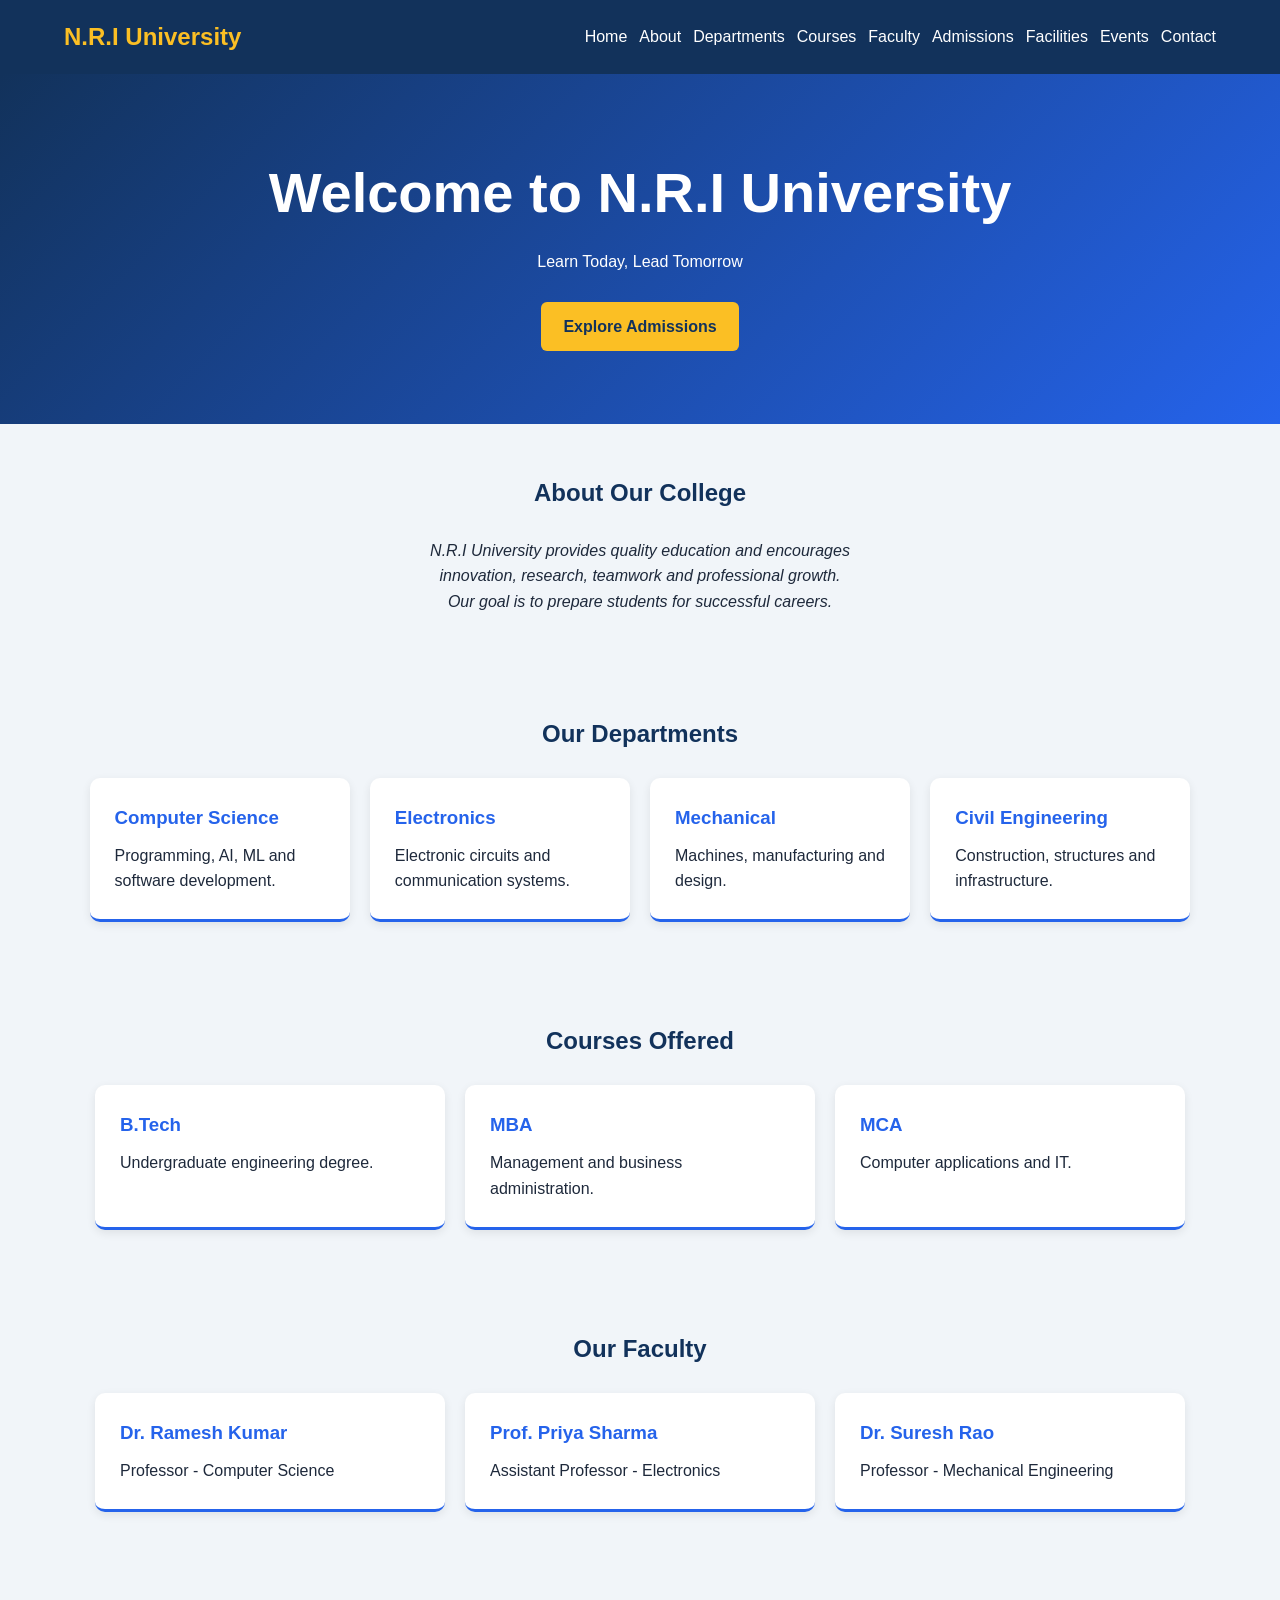
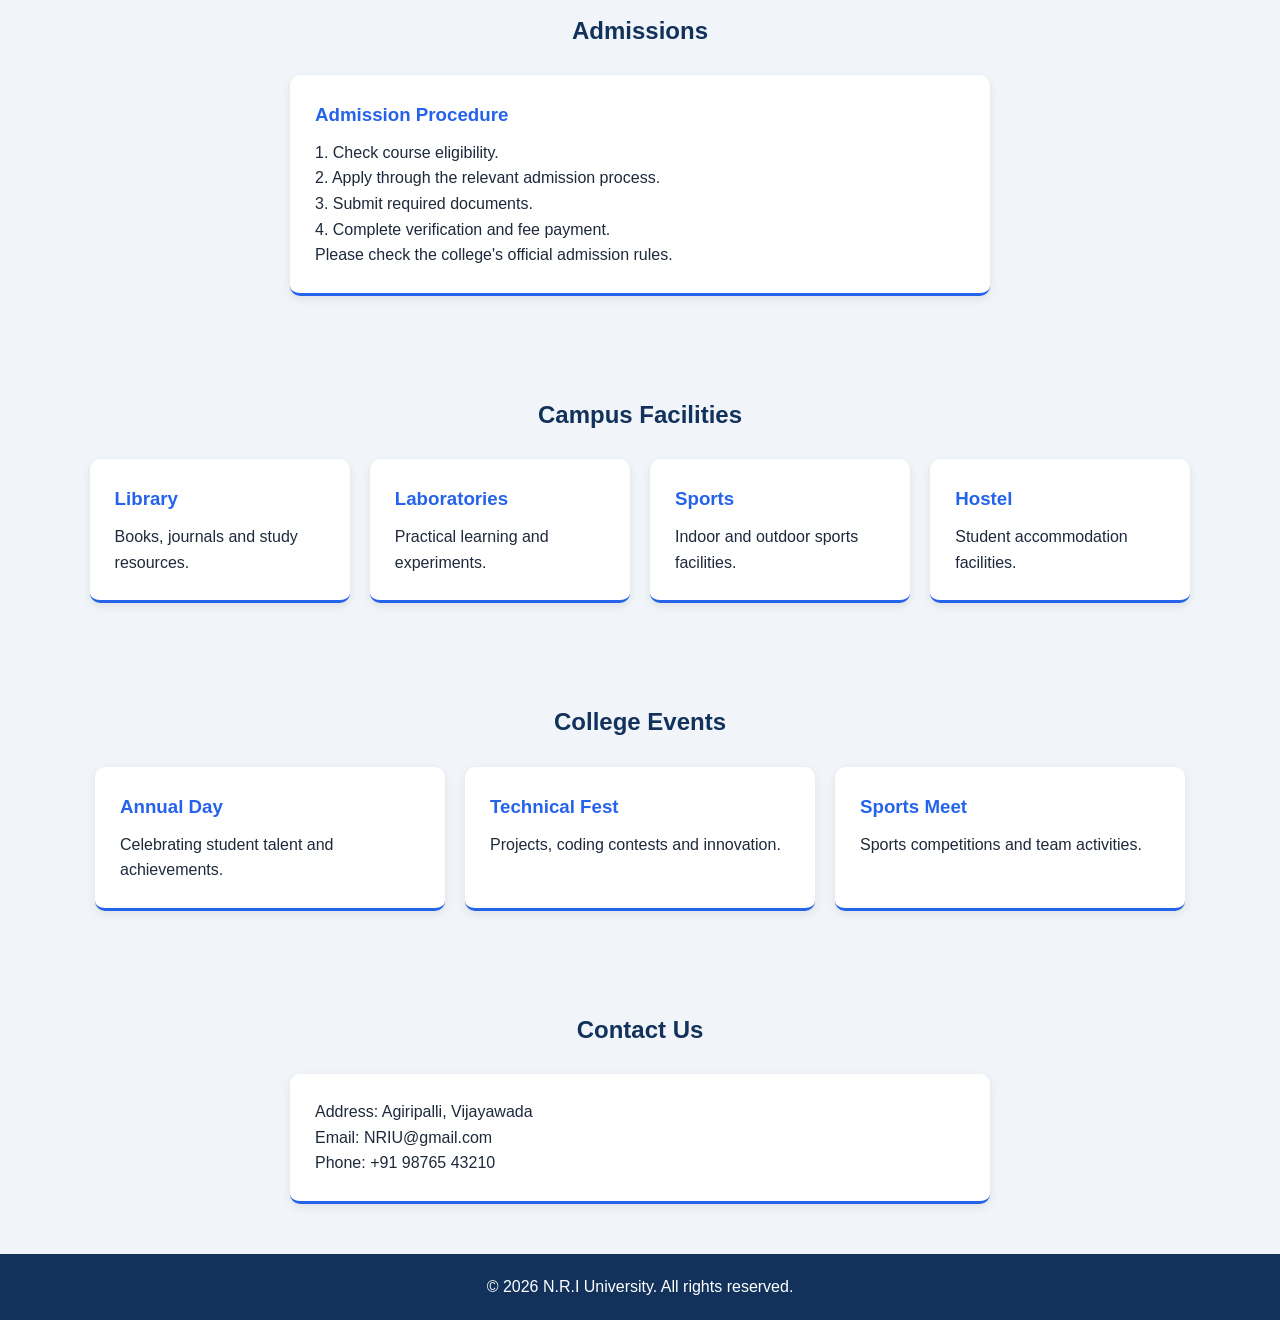
<file: index.html>
<!DOCTYPE html>
<html lang="en">
<head>
    <meta charset="UTF-8">
    <meta name="viewport" content="width=device-width, initial-scale=1.0">
    <title>N.R.I University Website</title>
    <link rel="stylesheet" href="college.css">
</head>
<body>

    <!-- Navigation Bar -->
    <header>
        <nav>
            <h2 class="logo">N.R.I University</h2>
            <div class="nav-links">
                <a href="#home">Home</a>
                <a href="#about">About</a>
                <a href="#departments">Departments</a>
                <a href="#courses">Courses</a>
                <a href="#faculty">Faculty</a>
                <a href="#admissions">Admissions</a>
                <a href="#facilities">Facilities</a>
                <a href="#events">Events</a>
                <a href="#contact">Contact</a>
            </div>
        </nav>
    </header>

    <!-- Banner -->
    <section id="home" class="banner">
        <h1>Welcome to N.R.I University</h1>
        <p>Learn Today, Lead Tomorrow</p>
        <a href="#admissions" class="btn">Explore Admissions</a>
    </section>

    <!-- Institutional Information -->
    <section id="about">
        <h2><b>About Our College</b></h2>
        <p style="font-style: italic;">
            N.R.I University provides quality education and encourages<br>
            innovation, research, teamwork and professional growth.<br>
            Our goal is to prepare students for successful careers.<br>
        </p>
    </section>

    <!-- Departments -->
    <section id="departments">
        <h2>Our Departments</h2>
        <div class="card-container">
            <div class="card">
                <h3>Computer Science</h3>
                <p>Programming, AI, ML and software development.</p>
            </div>
            <div class="card">
                <h3>Electronics</h3>
                <p>Electronic circuits and communication systems.</p>
            </div>
            <div class="card">
                <h3>Mechanical</h3>
                <p>Machines, manufacturing and design.</p>
            </div>
            <div class="card">
                <h3>Civil Engineering</h3>
                <p>Construction, structures and infrastructure.</p>
            </div>
        </div>
    </section>

    <!-- Courses -->
    <section id="courses">
        <h2>Courses Offered</h2>
        <div class="card-container">
            <div class="card">
                <h3>B.Tech</h3>
                <p>Undergraduate engineering degree.</p>
            </div>
            <div class="card">
                <h3>MBA</h3>
                <p>Management and business administration.</p>
            </div>
            <div class="card">
                <h3>MCA</h3>
                <p>Computer applications and IT.</p>
            </div>
        </div>
    </section>

    <!-- Faculty -->
    <section id="faculty">
        <h2>Our Faculty</h2>
        <div class="card-container">
            <div class="card">
                <h3>Dr. Ramesh Kumar</h3>
                <p>Professor - Computer Science</p>
            </div>
            <div class="card">
                <h3>Prof. Priya Sharma</h3>
                <p>Assistant Professor - Electronics</p>
            </div>
            <div class="card">
                <h3>Dr. Suresh Rao</h3>
                <p>Professor - Mechanical Engineering</p>
            </div>
        </div>
    </section>

    <!-- Admissions -->
    <section id="admissions">
        <h2>Admissions</h2>
        <div class="card">
            <h3>Admission Procedure</h3>
            <p>1. Check course eligibility.</p>
            <p>2. Apply through the relevant admission process.</p>
            <p>3. Submit required documents.</p>
            <p>4. Complete verification and fee payment.</p>
            <p>Please check the college's official admission rules.</p>
        </div>
    </section>

    <!-- Campus Facilities -->
    <section id="facilities">
        <h2>Campus Facilities</h2>
        <div class="card-container">
            <div class="card">
                <h3>Library</h3>
                <p>Books, journals and study resources.</p>
            </div>
            <div class="card">
                <h3>Laboratories</h3>
                <p>Practical learning and experiments.</p>
            </div>
            <div class="card">
                <h3>Sports</h3>
                <p>Indoor and outdoor sports facilities.</p>
            </div>
            <div class="card">
                <h3>Hostel</h3>
                <p>Student accommodation facilities.</p>
            </div>
        </div>
    </section>

    <!-- Events -->
    <section id="events">
        <h2>College Events</h2>
        <div class="card-container">
            <div class="card">
                <h3>Annual Day</h3>
                <p>Celebrating student talent and achievements.</p>
            </div>
            <div class="card">
                <h3>Technical Fest</h3>
                <p>Projects, coding contests and innovation.</p>
            </div>
            <div class="card">
                <h3>Sports Meet</h3>
                <p>Sports competitions and team activities.</p>
            </div>
        </div>
    </section>

    <!-- Contact -->
    <section id="contact">
        <h2>Contact Us</h2>
        <div class="card">
            <p>Address: Agiripalli, Vijayawada</p>
            <p>Email: NRIU@gmail.com</p>
            <p>Phone: +91 98765 43210</p>
        </div>
    </section>


    <!-- Footer -->
    <footer>
        <p>&copy; 2026 N.R.I University. All rights reserved.</p>
    </footer>

</body>
</html>
</file>
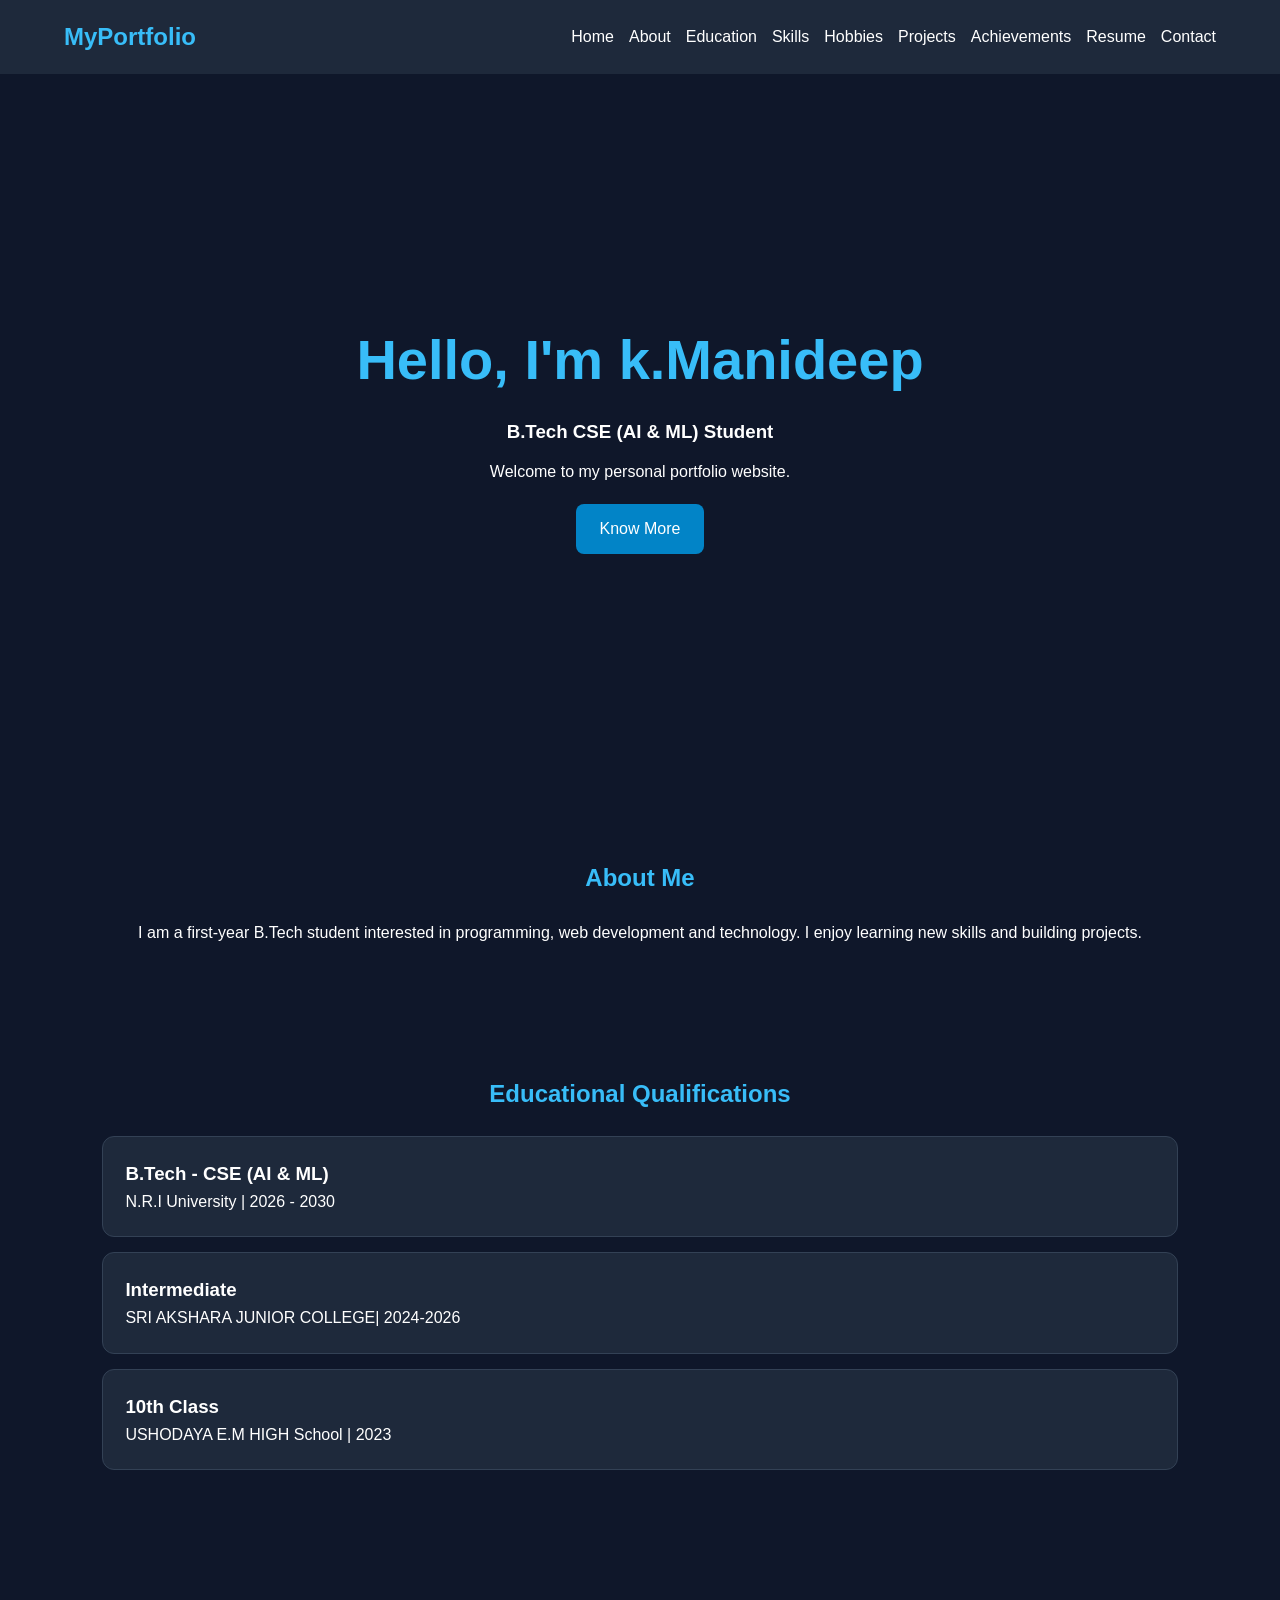
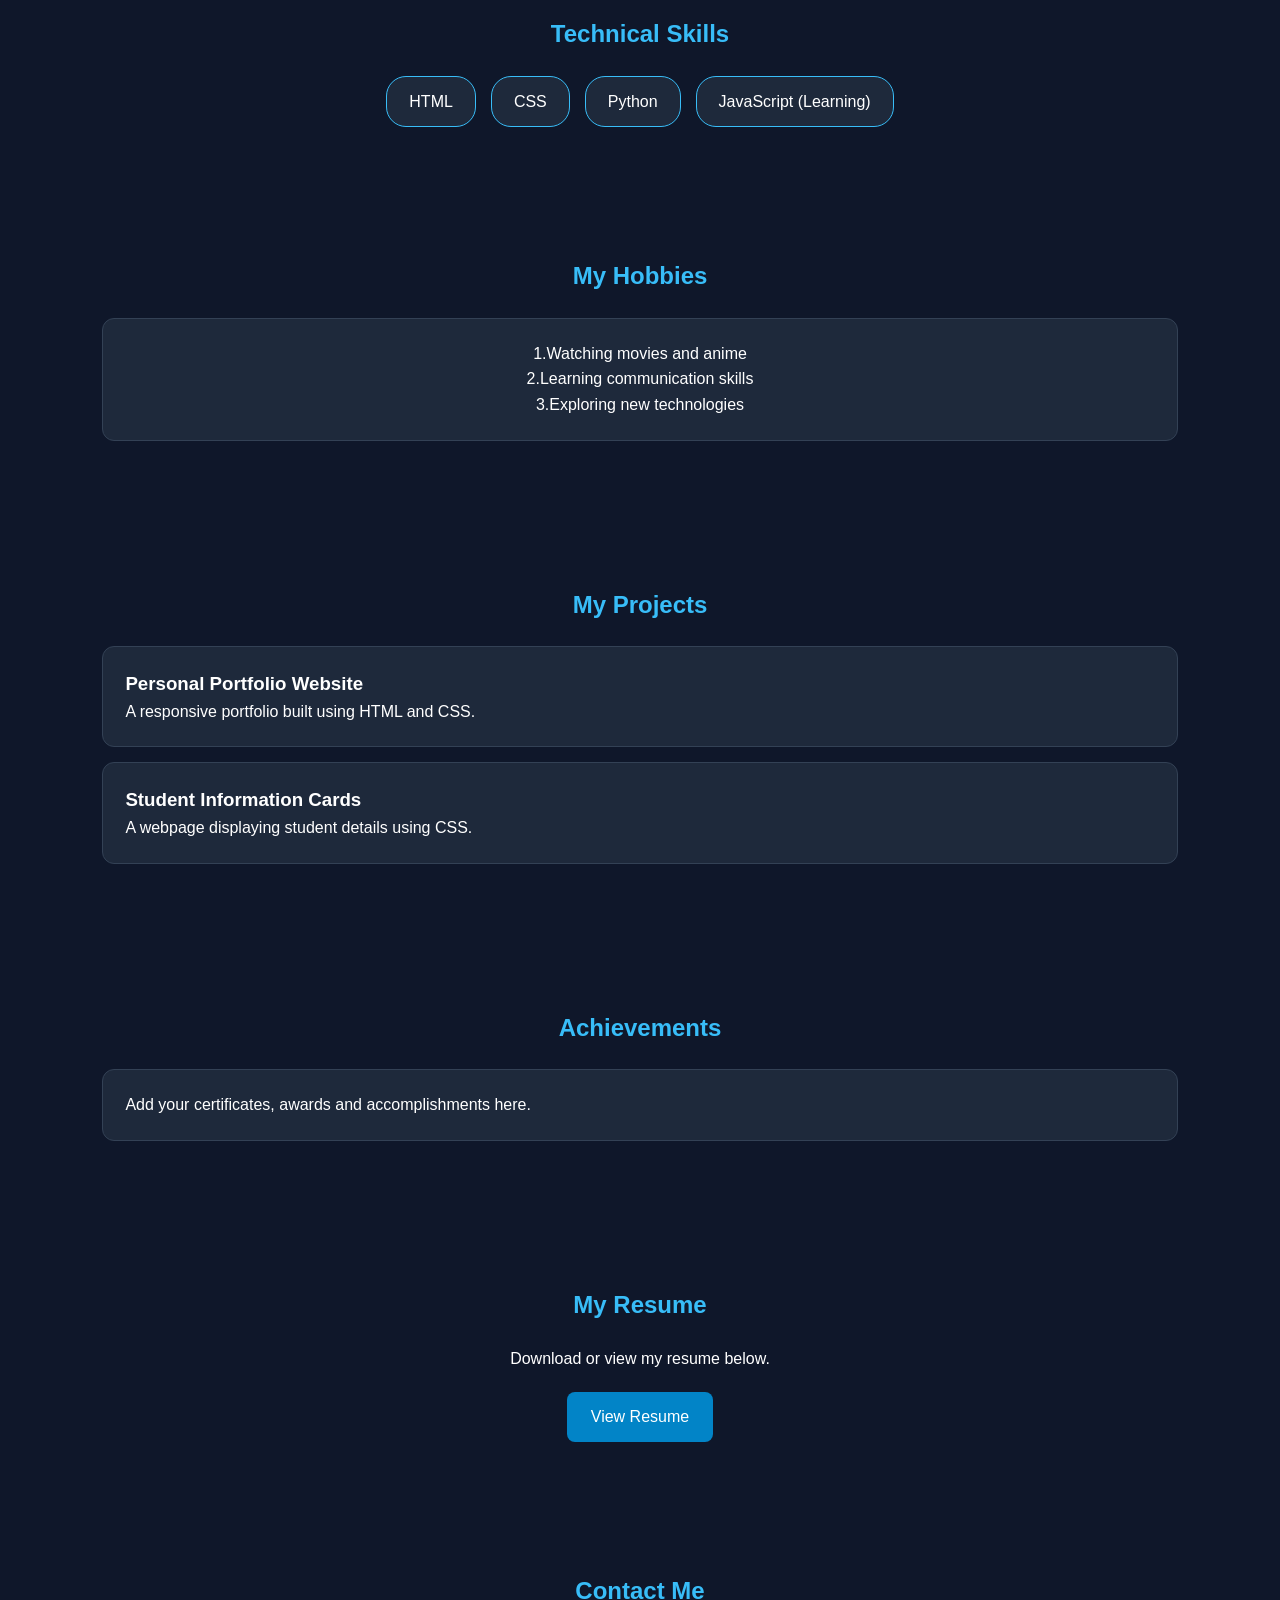
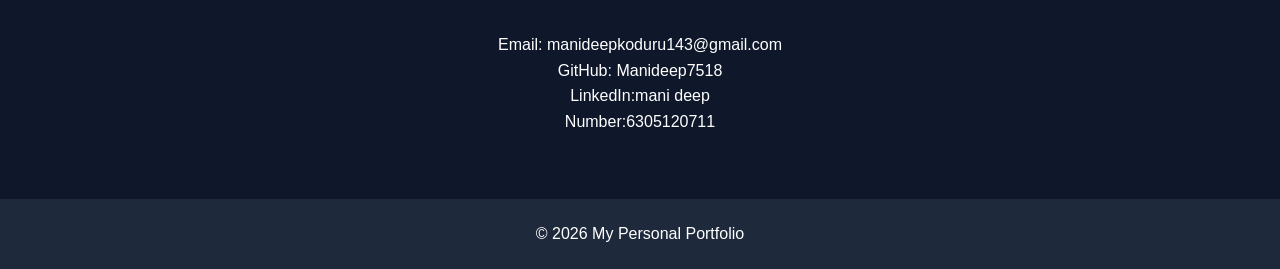
<file: mani.html>
<!DOCTYPE html>
<html lang="en">
<head>
    <meta charset="UTF-8">
    <meta name="viewport" content="width=device-width, initial-scale=1.0">
    <title>My Personal Portfolio</title>
    <link rel="stylesheet" href="styling.css">
</head>
<body>

    <!-- Navigation Bar -->
    <header>
        <nav>
            <h2 class="logo">MyPortfolio</h2>
            <div class="nav-links">
                <a href="#home">Home</a>
                <a href="#about">About</a>
                <a href="#education">Education</a>
                <a href="#skills">Skills</a>
                <a href="#hobbies">Hobbies</a>
                <a href="#projects">Projects</a>
                <a href="#achievements">Achievements</a>
                <a href="#resume">Resume</a>
                <a href="#contact">Contact</a>
            </div>
        </nav>
    </header>

    <!-- Profile -->
    <section id="home" class="hero">
        <h1>Hello, I'm k.Manideep</h1>
        <h3>B.Tech CSE (AI & ML) Student</h3>
        <p>Welcome to my personal portfolio website.</p>
        <a class="btn" href="#about">Know More</a>
    </section>

    <!-- About -->
    <section id="about">
        <h2>About Me</h2>
        <p style="text-align: center;">
            I am a first-year B.Tech student interested in
            programming, web development and technology.
            I enjoy learning new skills and building projects.
        </p>
    </section>

    <!-- Education -->
    <section id="education">
        <h2>Educational Qualifications</h2>
        <div class="card">
            <h3>B.Tech - CSE (AI & ML)</h3>
            <p>N.R.I University | 2026 - 2030</p>
        </div>
        <div class="card">
            <h3>Intermediate</h3>
            <p>SRI AKSHARA JUNIOR COLLEGE| 2024-2026</p>
        </div>
        <div class="card">
            <h3>10th Class</h3>
            <p>USHODAYA E.M HIGH School | 2023</p>
        </div>
    </section>

    <!-- Skills -->
    <section id="skills">
        <h2>Technical Skills</h2>
        <div class="skill-list">
            <span>HTML</span>
            <span>CSS</span>
            <span>Python</span>
            <span>JavaScript (Learning)</span>
        </div>
    </section>

    <!-- Hobbies -->
    <section id="hobbies">
        <h2>My Hobbies</h2>
        <div class="card" style="font-size: 20  px; text-align: center;">
            <p>1.Watching movies and anime</p>
            <p>2.Learning communication skills  </p>
            <p>3.Exploring new technologies</p>
        </div>
    </section>

    <!-- Projects -->
    <section id="projects">
        <h2>My Projects</h2>
        <div class="card">
            <h3>Personal Portfolio Website</h3>
            <p>A responsive portfolio built using HTML and CSS.</p>
        </div>
        <div class="card">
            <h3>Student Information Cards</h3>
            <p>A webpage displaying student details using CSS.</p>
        </div>
    </section>

    <!-- Achievements -->
    <section id="achievements">
        <h2>Achievements</h2>
        <div class="card">
            <p>Add your certificates, awards and accomplishments here.</p>
        </div>
    </section>

    <!-- Resume -->
    <section id="resume">
        <h2>My Resume</h2>
        <center>
        <p>Download or view my resume below.</p>
        <a class="btn" href="resume.pdf" target="_blank">
            View Resume
        </a>
        </center>
    </section>

    <!-- Contact -->
    <section id="contact">
        <h2>Contact Me</h2>
        <center>
        <p>Email: manideepkoduru143@gmail.com</p>
        <p>GitHub: Manideep7518</p>
        <p>LinkedIn:mani deep</p>
        <p>Number:6305120711</p>
        </center>
    </section>

    <footer>
        <p>© 2026 My Personal Portfolio</p>
    </footer>

</body>
</html>
</file>
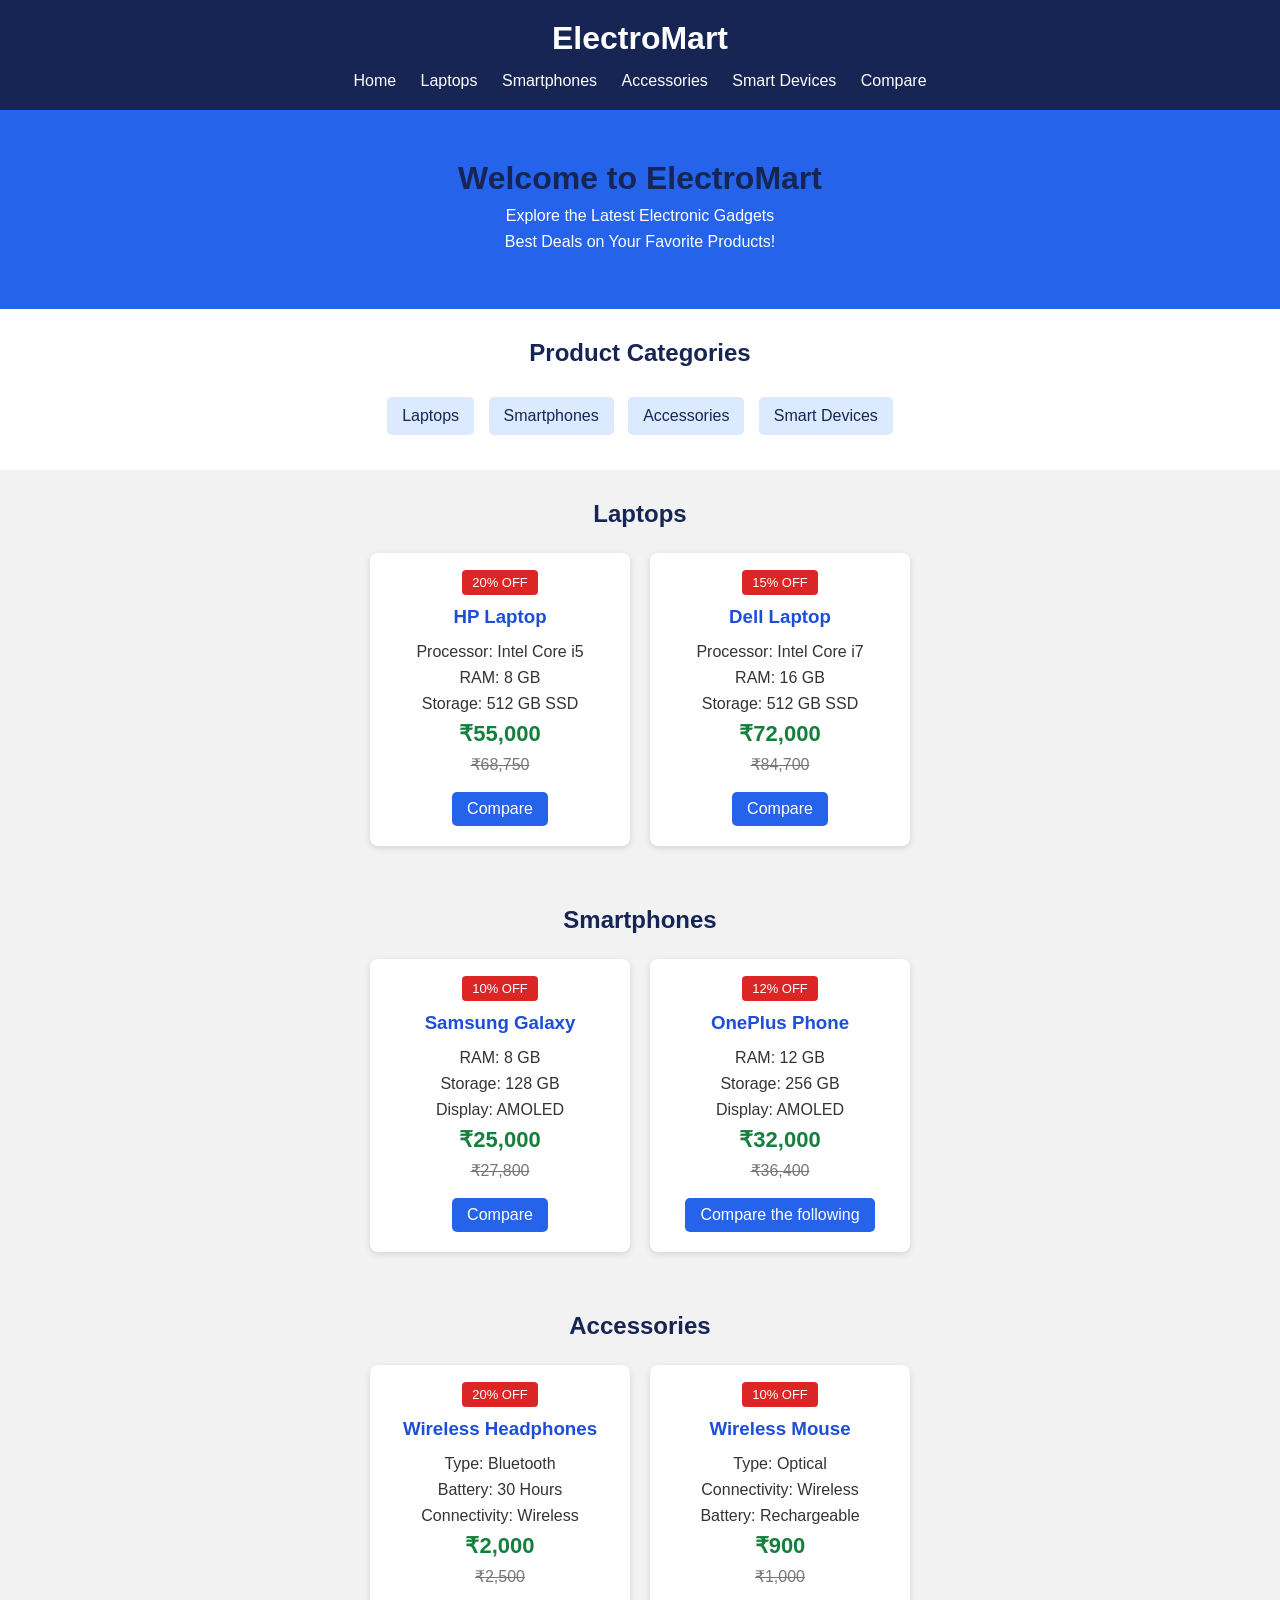
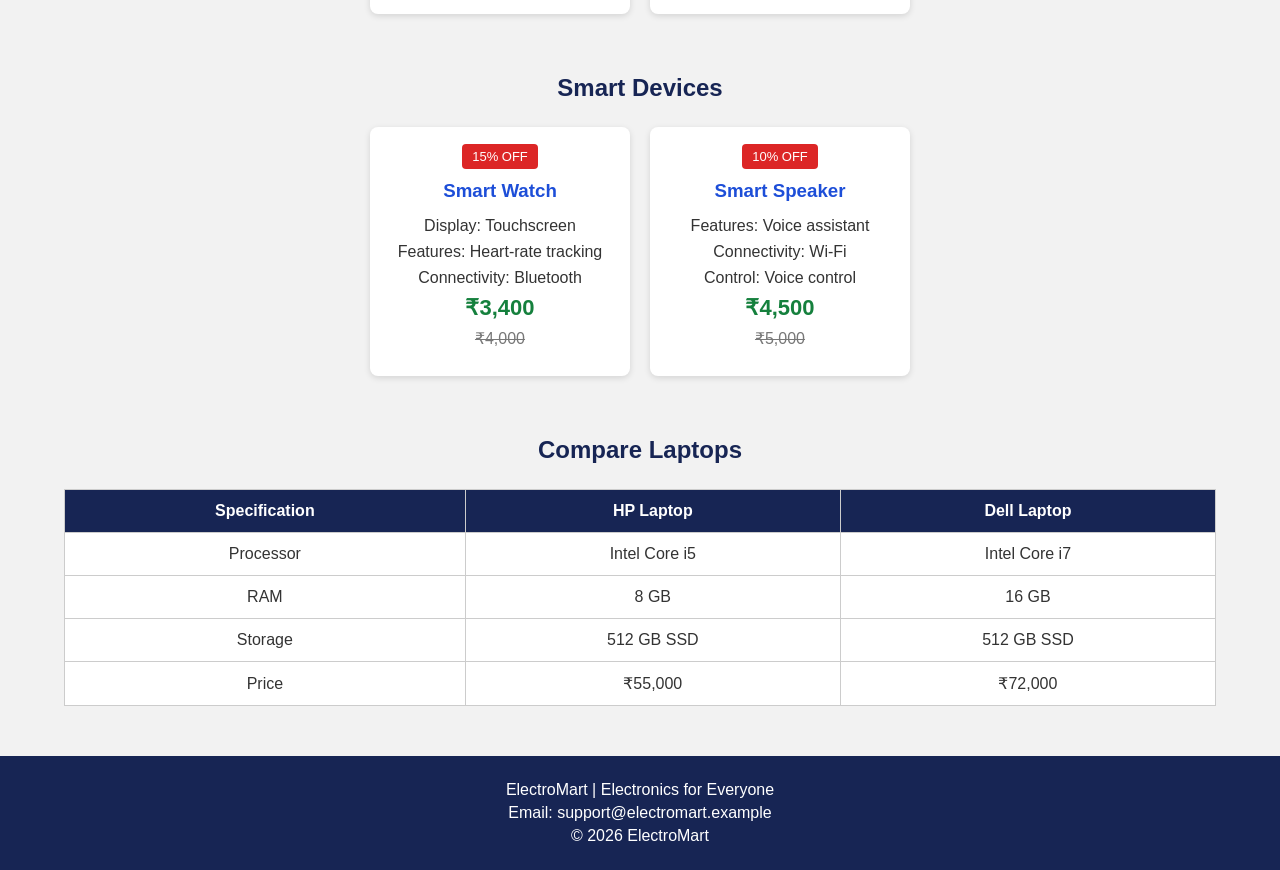
<file: sample.html>
<!DOCTYPE html>
<html lang="en">
<head>
    <meta charset="UTF-8">
    <meta name="viewport" content="width=device-width, initial-scale=1.0">
    <title>ElectroMart - Electronics Catalog</title>
    <link rel="stylesheet" href="e-store.css    ">
</head>
<body>

    <!-- Navigation Bar -->
    <header>
        <h1>ElectroMart</h1>
        <nav>
            <a href="#home">Home</a>
            <a href="#laptops">Laptops</a>
            <a href="#phones">Smartphones</a>
            <a href="#accessories">Accessories</a>
            <a href="#smart">Smart Devices</a>
            <a href="#compare">Compare</a>
        </nav>
    </header>

    <!-- Welcome Banner -->
    <section id="home" class="banner">
        <h2>Welcome to ElectroMart</h2>
        <p>Explore the Latest Electronic Gadgets</p>
        <p>Best Deals on Your Favorite Products!</p>
    </section>

    <!-- Categories -->
    <section class="categories">
        <h2>Product Categories</h2>
        <a href="#laptops">Laptops</a>
        <a href="#phones">Smartphones</a>
        <a href="#accessories">Accessories</a>
        <a href="#smart">Smart Devices</a>
    </section>

    <!-- Laptops -->
    <section id="laptops">
        <h2>Laptops</h2>

        <div class="product-container">
            <div class="product-card">
                <span class="discount">20% OFF</span>
                <h3>HP Laptop</h3>
                <p>Processor: Intel Core i5</p>
                <p>RAM: 8 GB</p>
                <p>Storage: 512 GB SSD</p>
                <p class="price">₹55,000</p>
                <p class="old-price">₹68,750</p>
                <a href="#compare" class="btn">Compare</a>
            </div>

            <div class="product-card">
                <span class="discount">15% OFF</span>
                <h3>Dell Laptop</h3>
                <p>Processor: Intel Core i7</p>
                <p>RAM: 16 GB</p>
                <p>Storage: 512 GB SSD</p>
                <p class="price">₹72,000</p>
                <p class="old-price">₹84,700</p>
                <a href="#compare" class="btn">Compare</a>
            </div>
        </div>
    </section>

    <!-- Smartphones -->
    <section id="phones">
        <h2>Smartphones</h2>

        <div class="product-container">
            <div class="product-card">
                <span class="discount">10% OFF</span>
                <h3>Samsung Galaxy</h3>
                <p>RAM: 8 GB</p>
                <p>Storage: 128 GB</p>
                <p>Display: AMOLED</p>
                <p class="price">₹25,000</p>
                <p class="old-price">₹27,800</p>
                <a href="#compare" class="btn">Compare</a>
            </div>

            <div class="product-card">
                <span class="discount">12% OFF</span>
                <h3>OnePlus Phone</h3>
                <p>RAM: 12 GB</p>
                <p>Storage: 256 GB</p>
                <p>Display: AMOLED</p>
                <p class="price">₹32,000</p>
                <p class="old-price">₹36,400</p>
                <a href="#compare" class="btn">Compare the following</a>
            </div>
        </div>
    </section>

    <!-- Accessories -->
    <section id="accessories">
        <h2>Accessories</h2>

        <div class="product-container">
            <div class="product-card">
                <span class="discount">20% OFF</span>
                <h3>Wireless Headphones</h3>
                <p>Type: Bluetooth</p>
                <p>Battery: 30 Hours</p>
                <p>Connectivity: Wireless</p>
                <p class="price">₹2,000</p>
                <p class="old-price">₹2,500</p>
            </div>

            <div class="product-card">
                <span class="discount">10% OFF</span>
                <h3>Wireless Mouse</h3>
                <p>Type: Optical</p>
                <p>Connectivity: Wireless</p>
                <p>Battery: Rechargeable</p>
                <p class="price">₹900</p>
                <p class="old-price">₹1,000</p>
            </div>
        </div>
    </section>

    <!-- Smart Devices -->
    <section id="smart">
        <h2>Smart Devices</h2>

        <div class="product-container">
            <div class="product-card">
                <span class="discount">15% OFF</span>
                <h3>Smart Watch</h3>
                <p>Display: Touchscreen</p>
                <p>Features: Heart-rate tracking</p>
                <p>Connectivity: Bluetooth</p>
                <p class="price">₹3,400</p>
                <p class="old-price">₹4,000</p>
            </div>

            <div class="product-card">
                <span class="discount">10% OFF</span>
                <h3>Smart Speaker</h3>
                <p>Features: Voice assistant</p>
                <p>Connectivity: Wi-Fi</p>
                <p>Control: Voice control</p>
                <p class="price">₹4,500</p>
                <p class="old-price">₹5,000</p>
            </div>
        </div>
    </section>

    <!-- Product Comparison Table -->
    <section id="compare">
        <h2>Compare Laptops</h2>

        <table>
            <tr>
                <th>Specification</th>
                <th>HP Laptop</th>
                <th>Dell Laptop</th>
            </tr>
            <tr>
                <td>Processor</td>
                <td>Intel Core i5</td>
                <td>Intel Core i7</td>
            </tr>
            <tr>
                <td>RAM</td>
                <td>8 GB</td>
                <td>16 GB</td>
            </tr>
            <tr>
                <td>Storage</td>
                <td>512 GB SSD</td>
                <td>512 GB SSD</td>
            </tr>
            <tr>
                <td>Price</td>
                <td>₹55,000</td>
                <td>₹72,000</td>
            </tr>
        </table>
    </section>

    <!-- Footer -->
    <footer>
        <p>ElectroMart | Electronics for Everyone</p>
        <p>Email: support@electromart.example</p>
        <p>&copy; 2026 ElectroMart</p>
    </footer>

</body>
</html>
</file>
<file: college.css>
/* Basic settings */
* {
    margin: 0;
    padding: 0;
    box-sizing: border-box;
    scroll-behavior: smooth;
}

body {
    font-family: Arial, sans-serif;
    background-color: #f1f5f9;
    color: #1e293b;
    line-height: 1.6;
}

/* Navigation bar */
header {
    background-color: #12325b;
    position: sticky;
    top: 0;
    z-index: 10;
}

nav {
    display: flex;
    justify-content: space-between;
    align-items: center;
    flex-wrap: wrap;
    padding: 18px 5%;
}

.logo {
    color: #fbbf24;
}

.nav-links {
    display: flex;
    flex-wrap: wrap;
    gap: 12px;
}

.nav-links a {
    color: white;
    text-decoration: none;
    transition: color 0.3s;
}

.nav-links a:hover {
    color: #fbbf24;
}

/* Banner */
.banner {
    min-height: 350px;
    padding: 70px 20px;
    text-align: center;
    background: linear-gradient(135deg, #12325b, #2563eb);
    color: white;
    display: flex;
    flex-direction: column;
    align-items: center;
    justify-content: center;
    animation: fadeIn 1s ease;
}

.banner h1 {
    font-size: clamp(2rem, 5vw, 3.5rem);
}

.banner p {
    margin: 12px 0;
}

/* Button */
.btn {
    display: inline-block;
    padding: 12px 22px;
    margin-top: 15px;
    background-color: #fbbf24;
    color: #12325b;
    text-decoration: none;
    border-radius: 6px;
    font-weight: bold;
    transition: transform 0.3s;
}

.btn:hover {
    transform: translateY(-4px);
}

/* Sections */
section {
    padding: 50px 7%;
    scroll-margin-top: 100px;
}

section h2 {
    text-align: center;
    color: #12325b;
    margin-bottom: 25px;
}

/* Information cards */
.card-container {
    display: flex;
    flex-wrap: wrap;
    justify-content: center;
    gap: 20px;
}

.card {
    background-color: white;
    padding: 25px;
    flex: 1 1 220px;
    max-width: 350px;
    border-radius: 10px;
    box-shadow: 0 3px 10px #00000015;
    border-bottom: 3px solid #2563eb;
    transition: transform 0.3s, box-shadow 0.3s;
}

.card:hover {
    transform: translateY(-6px);
    box-shadow: 0 8px 18px #00000020;
}

.card h3 {
    color: #2563eb;
    margin-bottom: 10px;
}

/* About and contact cards */
#about > p {
    max-width: 800px;
    margin: auto;
    text-align: center;
}

#contact .card,
#admissions .card {
    max-width: 700px;
    margin: auto;
}

/* Banner animation */
@keyframes fadeIn {
    from {
        opacity: 0;
        transform: translateY(20px);
    }

    to {
        opacity: 1;
        transform: translateY(0);
    }
}

/* Footer */
footer {
    text-align: center;
    background-color: #12325b;
    color: white;
    padding: 20px;
}

/* Responsive design */
@media (max-width: 768px) {
    nav {
        flex-direction: column;
        gap: 15px;
    }

    .nav-links {
        justify-content: center;
    }

    section {
        padding: 35px 5%;
    }

    .card {
        max-width: 100%;
    }
}
</file>
<file: styling.css>
/* Basic styling */
* {
    margin: 0;
    padding: 0;
    box-sizing: border-box;
    scroll-behavior: smooth;
}

body {
    font-family: Arial, sans-serif;
    background-color: #0f172a;
    color: white;
    line-height: 1.6;
}

/* Navigation bar */
header {
    background-color: #1e293b;
    position: sticky;
    top: 0;
    z-index: 10;
}

nav {
    display: flex;
    justify-content: space-between;
    align-items: center;
    flex-wrap: wrap;
    padding: 18px 5%;
}

.logo {
    color: #38bdf8;
}

.nav-links {
    display: flex;
    flex-wrap: wrap;
    gap: 15px;
}

.nav-links a {
    color: white;
    text-decoration: none;
    transition: color 0.3s;
}

.nav-links a:hover {
    color: #38bdf8;
}

/* Hero section */
.hero {
    min-height: 80vh;
    display: flex;
    flex-direction: column;
    align-items: center;
    justify-content: center;
    text-align: center;
}

.hero h1 {
    font-size: clamp(2rem, 5vw, 3.5rem);
    color: #38bdf8;
    animation: slideIn 1s ease;
}

.hero h3 {
    margin: 12px 0;
}

/* All sections */
section {
    padding: 65px 8%;
    scroll-margin-top: 100px;
}

section h2 {
    color: #38bdf8;
    margin-bottom: 22px;
    text-align: center;
}

/* Cards */
.card {
    background-color: #1e293b;
    padding: 22px;
    margin: 15px 0;
    border-radius: 12px;
    border: 1px solid #334155;
    transition: transform 0.3s, border-color 0.3s;
}

.card:hover {
    transform: translateY(-6px);
    border-color: #38bdf8;
}

/* Skills */
.skill-list {
    display: flex;
    flex-wrap: wrap;
    justify-content: center;
    gap: 15px;
}

.skill-list span {
    background-color: #1e293b;
    border: 1px solid #38bdf8;
    padding: 12px 22px;
    border-radius: 20px;
    transition: background-color 0.3s;
}

.skill-list span:hover {
    background-color: #0369a1;
}

/* Buttons */
.btn {
    display: inline-block;
    margin-top: 20px;
    padding: 12px 24px;
    background-color: #0284c7;
    color: white;
    text-decoration: none;
    border-radius: 8px;
    transition: transform 0.3s, background-color 0.3s;
}

.btn:hover {
    background-color: #0369a1;
    transform: scale(1.05);
}

/* CSS animation */
@keyframes slideIn {
    from {
        opacity: 0;
        transform: translateY(30px);
    }

    to {
        opacity: 1;
        transform: translateY(0);
    }
}

/* Footer */
footer {
    background-color: #1e293b;
    padding: 22px;
    text-align: center;
}

/* Mobile responsive design */
@media (max-width: 700px) {
    nav {
        flex-direction: column;
        gap: 15px;
    }

    .nav-links {
        justify-content: center;
        gap: 10px;
    }

    section {
        padding: 45px 6%;
    }

    .hero {
        padding: 30px 6%;
    }
}
</file>
<file: e-store.css>
/* Basic styling */
* {
    margin: 0;
    padding: 0;
    box-sizing: border-box;
}

body {
    font-family: Arial, sans-serif;
    background-color: #f2f2f2;
    color: #333;
}

/* Header and navigation */
header {
    background-color: #172554;
    color: white;
    padding: 20px;
    text-align: center;
}

nav {
    margin-top: 15px;
}

nav a {
    color: white;
    text-decoration: none;
    margin: 10px;
}

nav a:hover {
    color: #facc15;
}

/* Banner */
.banner {
    background-color: #2563eb;
    color: white;
    text-align: center;
    padding: 50px 20px;
}

.banner h2 {
    font-size: 32px;
    margin-bottom: 10px;
}

.banner p {
    margin: 8px;
}

/* Sections */
section {
    padding: 30px 5%;
}

section h2 {
    text-align: center;
    margin-bottom: 25px;
    color: #172554;
}

/* Category links */
.categories {
    text-align: center;
    background-color: white;
}

.categories a {
    display: inline-block;
    background-color: #dbeafe;
    color: #172554;
    text-decoration: none;
    padding: 10px 15px;
    margin: 5px;
    border-radius: 5px;
}

.categories a:hover {
    background-color: #93c5fd;
}

/* Product cards */
.product-container {
    display: flex;
    flex-wrap: wrap;
    justify-content: center;
    gap: 20px;
}

.product-card {
    background-color: white;
    width: 260px;
    padding: 20px;
    border-radius: 8px;
    text-align: center;
    box-shadow: 0 2px 6px #00000020;
    transition: transform 0.3s;
}

.product-card:hover {
    transform: translateY(-5px);
}

.product-card h3 {
    margin: 15px 0;
    color: #1d4ed8;
}

.product-card p {
    margin: 8px 0;
}

/* Discount label */
.discount {
    background-color: #dc2626;
    color: white;
    padding: 5px 10px;
    border-radius: 4px;
    font-size: 13px;
}

/* Prices */
.price {
    color: #15803d;
    font-size: 22px;
    font-weight: bold;
}

.old-price {
    color: #777;
    text-decoration: line-through;
}

/* Buttons */
.btn {
    display: inline-block;
    margin-top: 10px;
    background-color: #2563eb;
    color: white;
    padding: 8px 15px;
    text-decoration: none;
    border-radius: 5px;
}

.btn:hover {
    background-color: #172554;
}

/* Comparison table */
table {
    width: 100%;
    border-collapse: collapse;
    background-color: white;
}

th, td {
    border: 1px solid #ccc;
    padding: 12px;
    text-align: center;
}

th {
    background-color: #172554;
    color: white;
}

/* Footer */
footer {
    background-color: #172554;
    color: white;
    text-align: center;
    padding: 20px;
    margin-top: 20px;
}

footer p {
    margin: 5px;
}

/* Mobile layout */
@media (max-width: 600px) {
    nav a {
        display: inline-block;
        margin: 8px;
    }

    .banner h2 {
        font-size: 25px;
    }

    .product-card {
        width: 100%;
    }

    table {
        font-size: 13px;
    }

    th, td {
        padding: 7px;
    }
}
</file>
